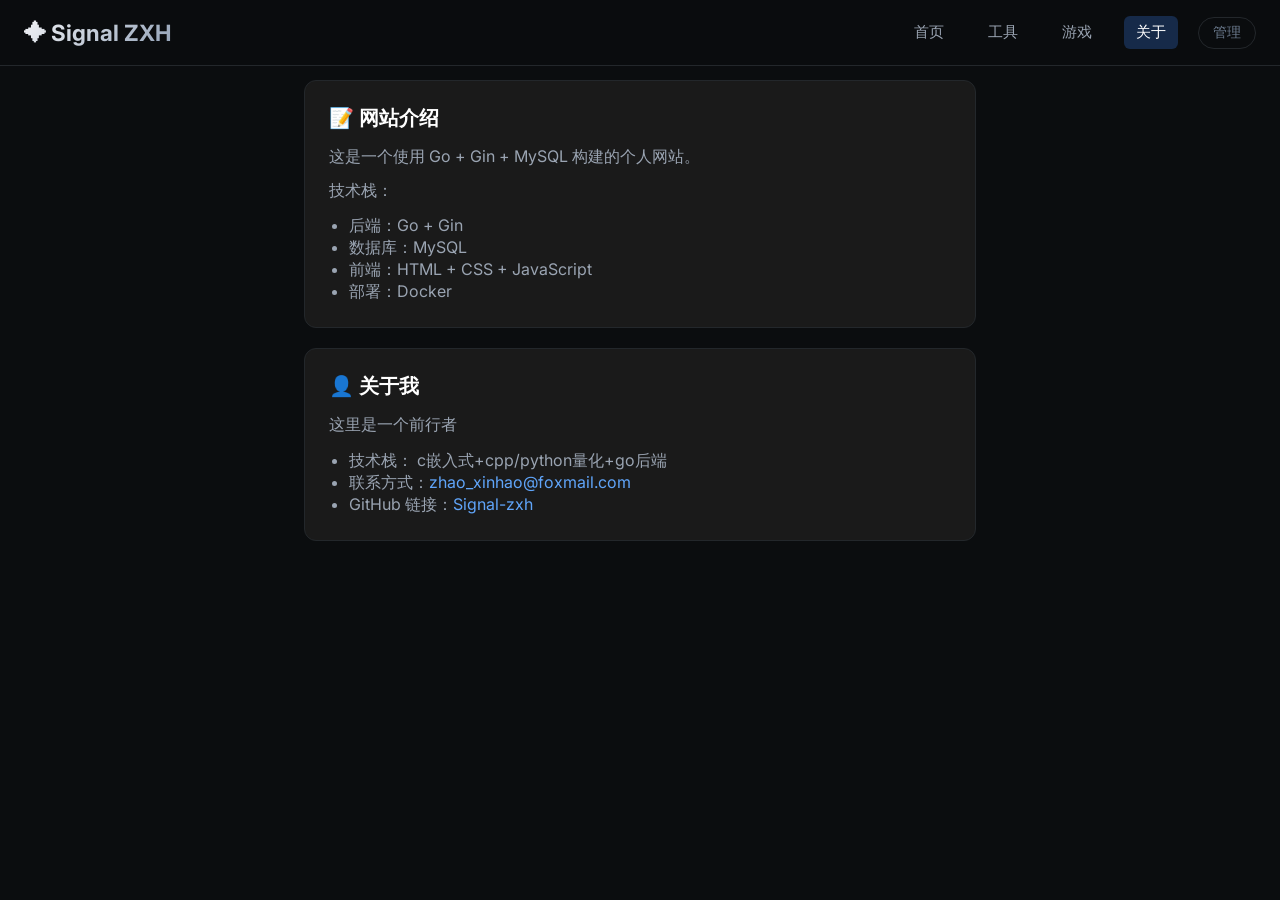
<file: static/about.html>
<!DOCTYPE html>
<html lang="zh-CN">
<head>
    <meta charset="UTF-8">
    <meta name="viewport" content="width=device-width, initial-scale=1.0">
    <title>关于 - Signal ZXH</title>
    <link href="https://fonts.googleapis.com/css2?family=Inter:opsz,wght@14..32,400..700&display=swap" rel="stylesheet">
    <style>
        * { margin:0; padding:0; box-sizing:border-box; }
        body {
            font-family: "Inter", -apple-system, sans-serif;
            background: #0b0d0f;
            color: #ecedee;
            padding-top: 80px;
            min-height: 100vh;
        }
        .container {
            max-width: 720px;
            margin: 0 auto;
            padding: 0 24px;
        }
        .header {
            position: fixed;
            top: 0;
            left: 0;
            right: 0;
            z-index: 1000;
            display: flex;
            justify-content: space-between;
            align-items: center;
            padding: 16px 24px;
            background: rgba(11, 13, 15, 0.98);
            border-bottom: 1px solid #23272b;
            backdrop-filter: blur(12px);
        }
        .logo {
            font-size: 1.4rem;
            font-weight: 700;
            background: linear-gradient(135deg, #f0f2f5, #94a3b8);
            -webkit-background-clip: text;
            -webkit-text-fill-color: transparent;
            background-clip: text;
        }
        .nav {
            display: flex;
            gap: 20px;
            margin-left: auto;
            margin-right: 20px;
        }
        .nav a {
            color: #9aa4b2;
            text-decoration: none;
            font-size: 0.95rem;
            padding: 6px 12px;
            border-radius: 6px;
            transition: all 0.2s ease;
        }
        .nav a:hover, .nav a.active {
            color: #fff;
            background: rgba(59, 130, 246, 0.25);
        }
        .header-right {
            display: flex;
            gap: 16px;
            align-items: center;
        }
        .admin-link {
            color: #6b7a8d;
            cursor: pointer;
            padding: 6px 14px;
            border: 1px solid #23272b;
            border-radius: 20px;
            font-size: 0.85rem;
            transition: all 0.2s ease;
        }
        .admin-link:hover {
            border-color: #3b82f6;
            color: #fff;
        }
        .card {
            background: #1a1a1a;
            padding: 24px;
            border-radius: 12px;
            border: 1px solid #23272b;
            margin-bottom: 20px;
        }
        .card h3 {
            color: #fff;
            margin-bottom: 12px;
            font-size: 1.25rem;
        }
        .card a {
            color: #60a5fa;
            text-decoration: none;
            border-bottom: 1px solid transparent;
            transition: all 0.2s ease;
        }
        .card a:hover {
            color: #93c5fd;
            border-bottom-color: #3b82f6;
            font-size: 1.25rem;
        }
        .card p {
            color: #9aa4b2;
            line-height: 1.6;
        }
        .card ul {
            color: #9aa4b2;
            margin-top: 12px;
            padding-left: 20px;
        }

        @media (max-width: 768px) {
            body { padding-top: 120px; }
            .header { padding: 12px 16px; flex-wrap: wrap; align-items: center; }
            .logo { font-size: 1.1rem; order: 1; }
            .nav { 
                order: 3; gap: 8px; margin: 8px auto 0; width: 100%; 
                justify-content: center; margin-left: 0; margin-right: 0;
            }
            .nav a { font-size: 0.8rem; padding: 4px 8px; }
            .header-right { order: 2; }
            .admin-link { font-size: 0.75rem; padding: 4px 10px; }
            .container { padding: 0 16px; }
            .card { padding: 16px; }
        }
    </style>
</head>
<body>
<div class="header">
    <span class="logo" onclick="window.location.href='/'">✦ Signal ZXH</span>
    
    <div class="nav">
        <a href="/">首页</a>
        <a href="/tools">工具</a>
        <a href="/games">游戏</a>
        <a href="/about" class="active">关于</a>
    </div>
    
    <div class="header-right">
        <span onclick="showLoginModal()" class="admin-link">管理</span>
    </div>
</div>

<div class="container">

    <div class="card">
        <h3>📝 网站介绍</h3>
        <p>这是一个使用 Go + Gin + MySQL 构建的个人网站。</p>
        <p style="margin-top:8px;">技术栈：</p>
        <ul>
            <li>后端：Go + Gin</li>
            <li>数据库：MySQL</li>
            <li>前端：HTML + CSS + JavaScript</li>
            <li>部署：Docker</li>
        </ul>
    </div>
        <div class="card">
        <h3>👤 关于我</h3>
        <p>这里是一个前行者</p>
        <ul>
            <!-- <li>个人简介</li> -->
            <li>技术栈： c嵌入式+cpp/python量化+go后端</li>
            <!-- <li>工作经历</li> -->
            <li>联系方式：<a href="mailto:zhao_xinhao@foxmail.com">zhao_xinhao@foxmail.com</a></li>
            <li>GitHub 链接：<a href="https://github.com/Signal-zxh">Signal-zxh</a></li>
        </ul>
    </div>
</div>

<!-- 登录模态框 -->
<div id="loginModal" style="display:none; position:fixed; top:0; left:0; width:100%; height:100%; background:rgba(0,0,0,0.75); justify-content:center; align-items:center; z-index:2000;">
    <div style="background:#1a1a1a; padding:24px; border-radius:12px; width:320px; border:1px solid #23272b;">
        <div style="display:flex; justify-content:space-between; align-items:center; margin-bottom:20px;">
            <h2 style="color:#fff; margin:0;">登录管理</h2>
            <span onclick="hideLoginModal()" style="color:#9aa4b2; cursor:pointer; font-size:20px;">&times;</span>
        </div>
        <div style="display:flex; flex-direction:column; gap:12px;">
            <input id="loginUsername" placeholder="用户名" style="padding:10px; border:1px solid #23272b; border-radius:8px; background:#111; color:#fff;" />
            <input id="loginPassword" type="password" placeholder="密码" style="padding:10px; border:1px solid #23272b; border-radius:8px; background:#111; color:#fff;" />
            <button onclick="login()" style="padding:10px; border:none; background:#3b82f6; color:#fff; border-radius:8px; cursor:pointer;">
                登录
            </button>
            <div id="loginResult" style="color:#9aa4b2; text-align:center; font-size:14px;"></div>
        </div>
    </div>
</div>

<script>
function showLoginModal() {
    document.getElementById("loginModal").style.display = "flex"
}

function hideLoginModal() {
    document.getElementById("loginModal").style.display = "none"
    document.getElementById("loginResult").innerHTML = ""
    document.getElementById("loginUsername").value = ""
    document.getElementById("loginPassword").value = ""
}

document.getElementById("loginModal").addEventListener("click", function(e) {
    if (e.target === this) {
        hideLoginModal()
    }
})

async function login() {
    const username = document.getElementById("loginUsername").value
    const password = document.getElementById("loginPassword").value
    const resultDiv = document.getElementById("loginResult")

    if (!username.trim()) {
        resultDiv.innerHTML = "❌ 请输入用户名"
        return
    }
    if (!password.trim()) {
        resultDiv.innerHTML = "❌ 请输入密码"
        return
    }

    try {
        const res = await fetch("/login", {
            method: "POST",
            headers: { "Content-Type": "application/json" },
            body: JSON.stringify({ username: username.trim(), password: password.trim() })
        })

        const text = await res.text()
        let json
        try {
            json = JSON.parse(text)
        } catch (e) {
            resultDiv.innerHTML = "❌ 服务器返回格式错误"
            return
        }

        if (json.code === 0) {
            localStorage.setItem("token", json.data.token)
            resultDiv.innerHTML = "✅ 登录成功！"
            
            setTimeout(() => {
                hideLoginModal()
                window.location.href = "/admin"
            }, 1000)
        } else {
            resultDiv.innerHTML = "❌ " + json.message
        }
    } catch (e) {
        console.error(e)
        resultDiv.innerHTML = "❌ 请求失败"
    }
}
</script>
</body>
</html>
</file>
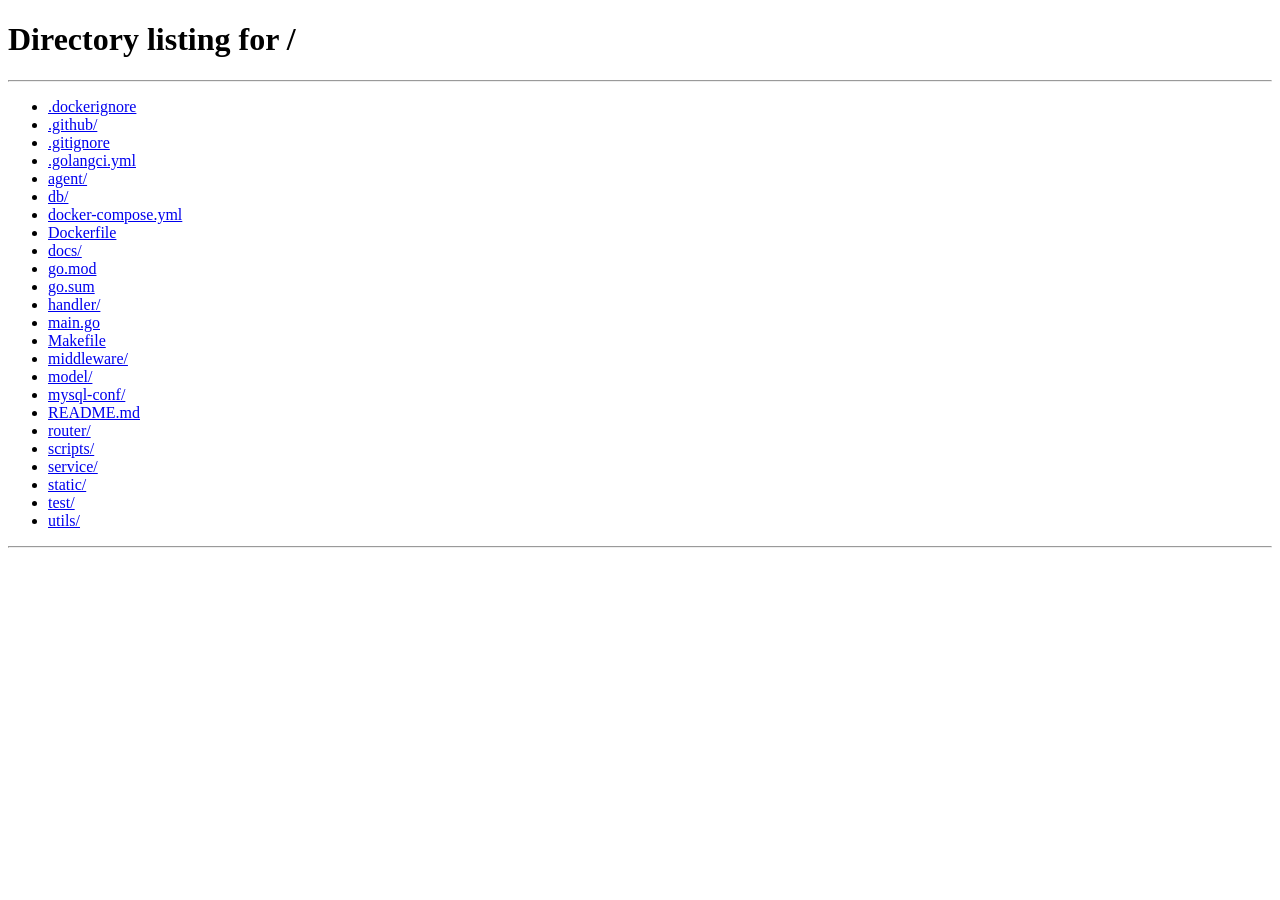
<file: static/admin.html>
<!DOCTYPE html>
<html lang="zh-CN">
<head>
    <meta charset="UTF-8">
    <meta name="viewport" content="width=device-width, initial-scale=1.0">
    <title>管理后台 - Signal ZXH</title>
    <link href="https://fonts.googleapis.com/css2?family=Inter:opsz,wght@14..32,400..700&display=swap" rel="stylesheet">
    <style>
        * { margin:0; padding:0; box-sizing:border-box; }
        body {
            font-family: "Inter", -apple-system, sans-serif;
            background: #0b0d0f;
            color: #ecedee;
            padding-top: 80px;
            min-height: 100vh;
        }
        .container {
            max-width: 720px;
            margin: 0 auto;
            padding: 0 24px;
        }
        .header {
            position: fixed;
            top: 0;
            left: 0;
            right: 0;
            z-index: 1000;
            display: flex;
            justify-content: space-between;
            align-items: center;
            padding: 16px 24px;
            background: rgba(11, 13, 15, 0.98);
            border-bottom: 1px solid #23272b;
            backdrop-filter: blur(12px);
        }
        .logo {
            font-size: 1.4rem;
            font-weight: 700;
            background: linear-gradient(135deg, #f0f2f5, #94a3b8);
            -webkit-background-clip: text;
            -webkit-text-fill-color: transparent;
            background-clip: text;
        }
        .nav {
            display: flex;
            gap: 20px;
            margin-left: auto;
            margin-right: 20px;
        }
        .nav a {
            color: #9aa4b2;
            text-decoration: none;
            font-size: 0.95rem;
            padding: 6px 12px;
            border-radius: 6px;
            transition: all 0.2s ease;
        }
        .nav a:hover, .nav a.active {
            color: #fff;
            background: rgba(59, 130, 246, 0.25);
        }
        .header-right {
            display: flex;
            gap: 16px;
            align-items: center;
        }
        .logout-link {
            color: #ef4444;
            cursor: pointer;
            font-size: 0.9rem;
            padding: 6px 12px;
            border-radius: 6px;
            transition: all 0.2s ease;
        }
        .logout-link:hover {
            background: rgba(239, 68, 68, 0.2);
        }
        .form-card {
            background: #1a1a1a;
            padding: 24px;
            border-radius: 12px;
            border: 1px solid #23272b;
            margin-bottom: 20px;
        }
        .form-card h2 {
            color: #fff;
            margin: 0 0 20px 0;
            font-size: 1.3rem;
        }
        .form-group {
            display: flex;
            flex-direction: column;
            gap: 12px;
        }
        .form-group input,
        .form-group textarea {
            padding: 12px;
            border: 1px solid #23272b;
            border-radius: 8px;
            background: #111;
            color: #fff;
            font-size: 16px;
            font-family: inherit;
        }
        .form-group textarea {
            min-height: 120px;
            resize: vertical;
        }
        .form-group button {
            padding: 12px;
            border: none;
            background: #3b82f6;
            color: #fff;
            border-radius: 8px;
            cursor: pointer;
            font-size: 16px;
            transition: all 0.2s ease;
        }
        .form-group button:hover {
            background: #2563eb;
        }
        .form-result {
            color: #9aa4b2;
            text-align: center;
            font-size: 14px;
            margin-top: 8px;
        }
        .list-card {
            background: #1a1a1a;
            padding: 24px;
            border-radius: 12px;
            border: 1px solid #23272b;
            margin-bottom: 40px;
        }
        .list-card h2 {
            color: #fff;
            margin: 0 0 20px 0;
            font-size: 1.3rem;
        }
        .post-item {
            border-bottom: 1px solid #23272b;
            padding: 16px 0;
            display: flex;
            justify-content: space-between;
            align-items: flex-start;
        }
        .post-item:last-child {
            border-bottom: none;
        }
        .post-info h3 {
            color: #fff;
            margin: 0 0 8px 0;
            font-size: 1.1rem;
        }
        .post-info p {
            color: #9aa4b2;
            margin: 0;
            font-size: 0.9rem;
            line-height: 1.5;
        }
        .post-meta {
            color: #6b7280;
            font-size: 0.8rem;
            margin-top: 8px;
        }
        .post-actions {
            display: flex;
            gap: 10px;
        }
        .btn-edit {
            padding: 6px 12px;
            border: none;
            background: #f59e0b;
            color: #fff;
            border-radius: 6px;
            cursor: pointer;
            font-size: 14px;
            transition: all 0.2s ease;
        }
        .btn-edit:hover {
            background: #d97706;
        }
        .btn-delete {
            padding: 6px 12px;
            border: none;
            background: #ef4444;
            color: #fff;
            border-radius: 6px;
            cursor: pointer;
            font-size: 14px;
            transition: all 0.2s ease;
        }
        .btn-delete:hover {
            background: #dc2626;
        }

        @media (max-width: 768px) {
            body { padding-top: 120px; }
            .header { padding: 12px 16px; flex-wrap: wrap; align-items: center; }
            .logo { font-size: 1.1rem; order: 1; }
            .nav { 
                order: 3; gap: 8px; margin: 8px auto 0; width: 100%; 
                justify-content: center; margin-left: 0; margin-right: 0;
            }
            .nav a { font-size: 0.8rem; padding: 4px 8px; }
            .header-right { order: 2; }
            .logout-link { font-size: 0.75rem; padding: 4px 10px; }
            .container { padding: 0 16px; }
            .form-card, .list-card { padding: 16px; }
        }
    </style>
</head>
<body>
<div class="header">
    <span class="logo" onclick="window.location.href='/'">✦ Signal ZXH</span>
    
    <div class="nav">
        <a href="/">首页</a>
        <a href="/tools">工具</a>
        <a href="/games">游戏</a>
        <a href="/about">关于</a>
    </div>
    
    <div class="header-right">
        <span onclick="logout()" class="logout-link">退出登录</span>
    </div>
</div>

<div class="container">
    <!-- 发布文章表单 -->
    <div class="form-card">
        <h2>发布新文章</h2>
        <div class="form-group">
            <input id="postTitle" placeholder="文章标题" />
            <textarea id="postContent" placeholder="文章内容"></textarea>
            <button onclick="createPost()">发布文章</button>
            <div id="createResult" class="form-result"></div>
        </div>
    </div>

    <!-- 文章列表 -->
    <div class="list-card">
        <h2>文章管理</h2>
        <div id="postsList"></div>
    </div>
</div>

<script>
function checkLogin() {
    const token = localStorage.getItem('token')
    if (!token) {
        window.location.href = '/'
        return null
    }
    return token
}

function logout() {
    localStorage.removeItem('token')
    window.location.href = '/'
}

async function createPost() {
    const token = checkLogin()
    if (!token) return

    const title = document.getElementById('postTitle').value
    const content = document.getElementById('postContent').value
    const resultDiv = document.getElementById('createResult')

    if (!title.trim()) {
        resultDiv.innerHTML = '❌ 请输入标题'
        return
    }
    if (!content.trim()) {
        resultDiv.innerHTML = '❌ 请输入内容'
        return
    }

    try {
        const res = await fetch('/posts', {
            method: 'POST',
            headers: {
                'Content-Type': 'application/json',
                'Authorization': 'Bearer ' + token
            },
            body: JSON.stringify({ title: title.trim(), content: content.trim() })
        })

        const text = await res.text()
        let json
        try {
            json = JSON.parse(text)
        } catch (e) {
            resultDiv.innerHTML = '❌ 服务器返回格式错误'
            return
        }

        if (json.code === 0) {
            resultDiv.innerHTML = '✅ 发布成功！'
            document.getElementById('postTitle').value = ''
            document.getElementById('postContent').value = ''
            loadPosts()
        } else {
            resultDiv.innerHTML = '❌ ' + json.message
        }
    } catch (e) {
        console.error(e)
        resultDiv.innerHTML = '❌ 请求失败'
    }
}

async function loadPosts() {
    const token = checkLogin()
    if (!token) return

    const container = document.getElementById('postsList')

    try {
        const res = await fetch('/posts', {
            headers: { 'Authorization': 'Bearer ' + token },
            cache: 'no-cache'
        })

        const text = await res.text()
        console.log('API Response:', text)
        let json
        try {
            json = JSON.parse(text)
        } catch (e) {
            container.innerHTML = '<p style="color:#9aa4b2; text-align:center;">❌ JSON解析失败</p>'
            return
        }

        if (json.code !== 0) {
            container.innerHTML = '<p style="color:#9aa4b2; text-align:center;">❌ ' + json.message + '</p>'
            return
        }

        const posts = json.data.data || []
        console.log('Posts found:', posts.length)

        if (posts.length === 0) {
            container.innerHTML = '<p style="color:#9aa4b2; text-align:center;">暂无文章</p>'
            return
        }

        container.innerHTML = posts.map(post => `
            <div class="post-item">
                <div class="post-info">
                    <h3>${post.title}</h3>
                    <p>${post.content}</p>
                    <div class="post-meta">ID: ${post.id}</div>
                </div>
                <div class="post-actions">
                    <button onclick="editPost(${post.id})" class="btn-edit">编辑</button>
                    <button onclick="deletePost(${post.id})" class="btn-delete">删除</button>
                </div>
            </div>
        `).join('')
    } catch (e) {
        console.error(e)
        container.innerHTML = '<p style="color:#9aa4b2; text-align:center;">❌ 请求失败</p>'
    }
}

async function deletePost(id) {
    const token = checkLogin()
    if (!token) return

    if (!confirm('确定要删除这篇文章吗？')) {
        return
    }

    try {
        const res = await fetch('/posts/' + id, {
            method: 'DELETE',
            headers: { 'Authorization': 'Bearer ' + token }
        })

        const text = await res.text()
        let json = JSON.parse(text)

        if (json.code === 0) {
            alert('删除成功')
            loadPosts()
        } else {
            alert('删除失败: ' + json.message)
        }
    } catch (e) {
        console.error(e)
        alert('删除失败')
    }
}

function editPost(id) {
    alert('编辑功能开发中，文章ID: ' + id)
}

document.addEventListener('DOMContentLoaded', function() {
    checkLogin()
    loadPosts()
})
</script>
</body>
</html>
</file>
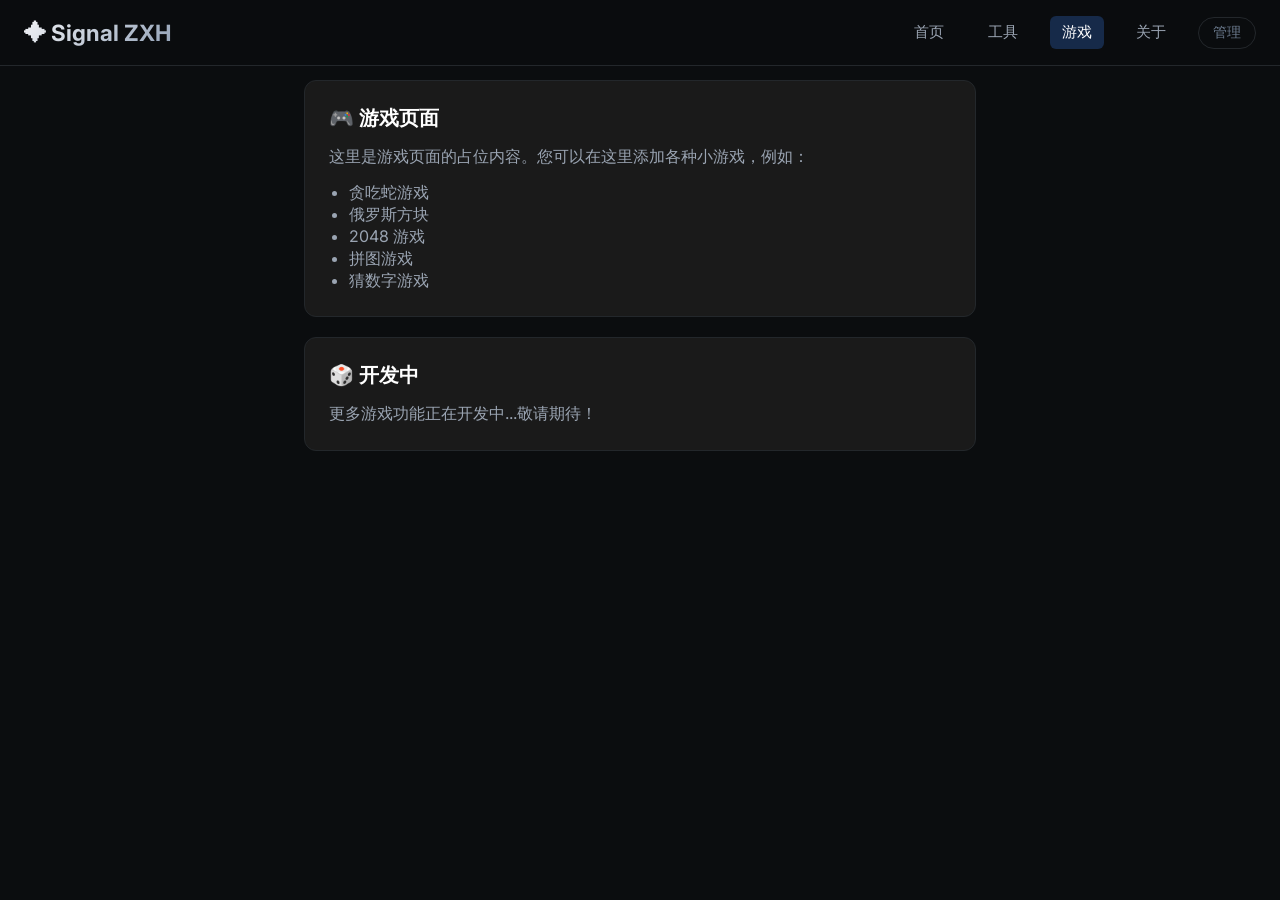
<file: static/games.html>
<!DOCTYPE html>
<html lang="zh-CN">
<head>
    <meta charset="UTF-8">
    <meta name="viewport" content="width=device-width, initial-scale=1.0">
    <title>游戏 - Signal ZXH</title>
    <link href="https://fonts.googleapis.com/css2?family=Inter:opsz,wght@14..32,400..700&display=swap" rel="stylesheet">
    <style>
        * { margin:0; padding:0; box-sizing:border-box; }
        body {
            font-family: "Inter", -apple-system, sans-serif;
            background: #0b0d0f;
            color: #ecedee;
            padding-top: 80px;
            min-height: 100vh;
        }
        .container {
            max-width: 720px;
            margin: 0 auto;
            padding: 0 24px;
        }
        .header {
            position: fixed;
            top: 0;
            left: 0;
            right: 0;
            z-index: 1000;
            display: flex;
            justify-content: space-between;
            align-items: center;
            padding: 16px 24px;
            background: rgba(11, 13, 15, 0.98);
            border-bottom: 1px solid #23272b;
            backdrop-filter: blur(12px);
        }
        .logo {
            font-size: 1.4rem;
            font-weight: 700;
            background: linear-gradient(135deg, #f0f2f5, #94a3b8);
            -webkit-background-clip: text;
            -webkit-text-fill-color: transparent;
            background-clip: text;
        }
        .nav {
            display: flex;
            gap: 20px;
            margin-left: auto;
            margin-right: 20px;
        }
        .nav a {
            color: #9aa4b2;
            text-decoration: none;
            font-size: 0.95rem;
            padding: 6px 12px;
            border-radius: 6px;
            transition: all 0.2s ease;
        }
        .nav a:hover, .nav a.active {
            color: #fff;
            background: rgba(59, 130, 246, 0.25);
        }
        .header-right {
            display: flex;
            gap: 16px;
            align-items: center;
        }
        .admin-link {
            color: #6b7a8d;
            cursor: pointer;
            padding: 6px 14px;
            border: 1px solid #23272b;
            border-radius: 20px;
            font-size: 0.85rem;
            transition: all 0.2s ease;
        }
        .admin-link:hover {
            border-color: #3b82f6;
            color: #fff;
        }
        .card {
            background: #1a1a1a;
            padding: 24px;
            border-radius: 12px;
            border: 1px solid #23272b;
            margin-bottom: 20px;
        }
        .card h3 {
            color: #fff;
            margin-bottom: 12px;
            font-size: 1.25rem;
        }
        .card p {
            color: #9aa4b2;
            line-height: 1.6;
        }
        .card ul {
            color: #9aa4b2;
            margin-top: 12px;
            padding-left: 20px;
        }

        @media (max-width: 768px) {
            body { padding-top: 120px; }
            .header { padding: 12px 16px; flex-wrap: wrap; align-items: center; }
            .logo { font-size: 1.1rem; order: 1; }
            .nav { 
                order: 3; gap: 8px; margin: 8px auto 0; width: 100%; 
                justify-content: center; margin-left: 0; margin-right: 0;
            }
            .nav a { font-size: 0.8rem; padding: 4px 8px; }
            .header-right { order: 2; }
            .admin-link { font-size: 0.75rem; padding: 4px 10px; }
            .container { padding: 0 16px; }
            .card { padding: 16px; }
        }
    </style>
</head>
<body>
<div class="header">
    <span class="logo" onclick="window.location.href='/'">✦ Signal ZXH</span>
    
    <div class="nav">
        <a href="/">首页</a>
        <a href="/tools">工具</a>
        <a href="/games" class="active">游戏</a>
        <a href="/about">关于</a>
    </div>
    
    <div class="header-right">
        <span onclick="showLoginModal()" class="admin-link">管理</span>
    </div>
</div>

<div class="container">
    <div class="card">
        <h3>🎮 游戏页面</h3>
        <p>这里是游戏页面的占位内容。您可以在这里添加各种小游戏，例如：</p>
        <ul>
            <li>贪吃蛇游戏</li>
            <li>俄罗斯方块</li>
            <li>2048 游戏</li>
            <li>拼图游戏</li>
            <li>猜数字游戏</li>
        </ul>
    </div>

    <div class="card">
        <h3>🎲 开发中</h3>
        <p>更多游戏功能正在开发中...敬请期待！</p>
    </div>
</div>

<!-- 登录模态框 -->
<div id="loginModal" style="display:none; position:fixed; top:0; left:0; width:100%; height:100%; background:rgba(0,0,0,0.75); justify-content:center; align-items:center; z-index:2000;">
    <div style="background:#1a1a1a; padding:24px; border-radius:12px; width:320px; border:1px solid #23272b;">
        <div style="display:flex; justify-content:space-between; align-items:center; margin-bottom:20px;">
            <h2 style="color:#fff; margin:0;">登录管理</h2>
            <span onclick="hideLoginModal()" style="color:#9aa4b2; cursor:pointer; font-size:20px;">&times;</span>
        </div>
        <div style="display:flex; flex-direction:column; gap:12px;">
            <input id="loginUsername" placeholder="用户名" style="padding:10px; border:1px solid #23272b; border-radius:8px; background:#111; color:#fff;" />
            <input id="loginPassword" type="password" placeholder="密码" style="padding:10px; border:1px solid #23272b; border-radius:8px; background:#111; color:#fff;" />
            <button onclick="login()" style="padding:10px; border:none; background:#3b82f6; color:#fff; border-radius:8px; cursor:pointer;">
                登录
            </button>
            <div id="loginResult" style="color:#9aa4b2; text-align:center; font-size:14px;"></div>
        </div>
    </div>
</div>

<script>
function showLoginModal() {
    document.getElementById("loginModal").style.display = "flex"
}

function hideLoginModal() {
    document.getElementById("loginModal").style.display = "none"
    document.getElementById("loginResult").innerHTML = ""
    document.getElementById("loginUsername").value = ""
    document.getElementById("loginPassword").value = ""
}

document.getElementById("loginModal").addEventListener("click", function(e) {
    if (e.target === this) {
        hideLoginModal()
    }
})

async function login() {
    const username = document.getElementById("loginUsername").value
    const password = document.getElementById("loginPassword").value
    const resultDiv = document.getElementById("loginResult")

    if (!username.trim()) {
        resultDiv.innerHTML = "❌ 请输入用户名"
        return
    }
    if (!password.trim()) {
        resultDiv.innerHTML = "❌ 请输入密码"
        return
    }

    try {
        const res = await fetch("/login", {
            method: "POST",
            headers: { "Content-Type": "application/json" },
            body: JSON.stringify({ username: username.trim(), password: password.trim() })
        })

        const text = await res.text()
        let json
        try {
            json = JSON.parse(text)
        } catch (e) {
            resultDiv.innerHTML = "❌ 服务器返回格式错误"
            return
        }

        if (json.code === 0) {
            localStorage.setItem("token", json.data.token)
            resultDiv.innerHTML = "✅ 登录成功！"
            
            setTimeout(() => {
                hideLoginModal()
                window.location.href = "/admin"
            }, 1000)
        } else {
            resultDiv.innerHTML = "❌ " + json.message
        }
    } catch (e) {
        console.error(e)
        resultDiv.innerHTML = "❌ 请求失败"
    }
}
</script>
</body>
</html>
</file>
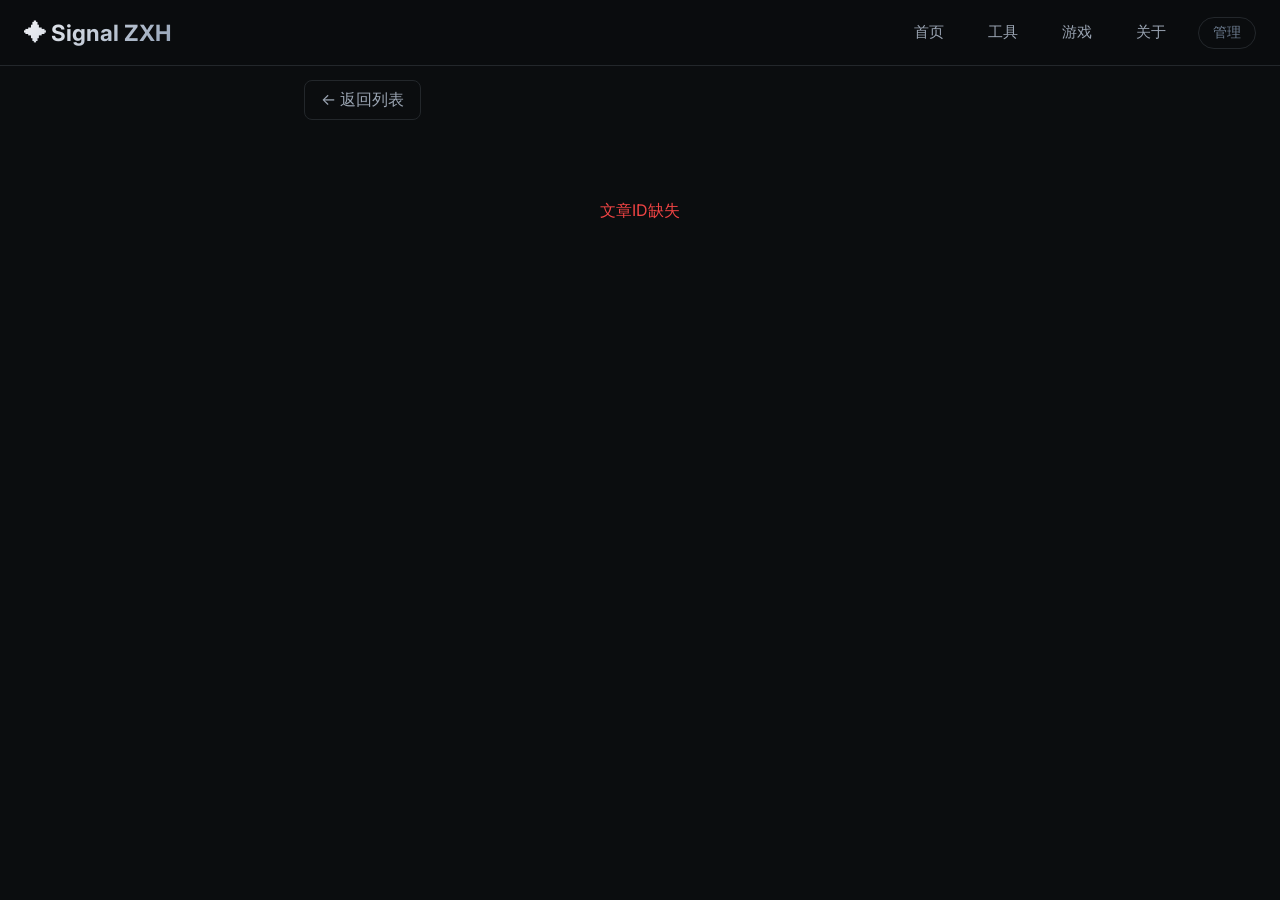
<file: static/post-detail.html>
<!DOCTYPE html>
<html lang="zh-CN">
<head>
    <meta charset="UTF-8">
    <meta name="viewport" content="width=device-width, initial-scale=1.0">
    <title>文章详情 - Signal ZXH</title>
    <link href="https://fonts.googleapis.com/css2?family=Inter:opsz,wght@14..32,400..700&display=swap" rel="stylesheet">
    <style>
        * { margin:0; padding:0; box-sizing:border-box; }
        body {
            font-family: "Inter", -apple-system, sans-serif;
            background: #0b0d0f;
            color: #ecedee;
            padding-top: 80px;
            min-height: 100vh;
        }
        .container {
            max-width: 720px;
            margin: 0 auto;
            padding: 0 24px;
        }
        .header {
            position: fixed;
            top: 0;
            left: 0;
            right: 0;
            z-index: 1000;
            display: flex;
            justify-content: space-between;
            align-items: center;
            padding: 16px 24px;
            background: rgba(11, 13, 15, 0.98);
            border-bottom: 1px solid #23272b;
            backdrop-filter: blur(12px);
        }
        .logo {
            font-size: 1.4rem;
            font-weight: 700;
            background: linear-gradient(135deg, #f0f2f5, #94a3b8);
            -webkit-background-clip: text;
            -webkit-text-fill-color: transparent;
            background-clip: text;
            cursor: pointer;
        }
        .nav {
            display: flex;
            gap: 20px;
            margin-left: auto;
            margin-right: 20px;
        }
        .nav a {
            color: #9aa4b2;
            text-decoration: none;
            font-size: 0.95rem;
            padding: 6px 12px;
            border-radius: 6px;
            transition: all 0.2s ease;
        }
        .nav a:hover, .nav a.active {
            color: #fff;
            background: rgba(59, 130, 246, 0.25);
        }
        .header-right {
            display: flex;
            gap: 16px;
            align-items: center;
        }
        .admin-link {
            color: #6b7a8d;
            cursor: pointer;
            padding: 6px 14px;
            border: 1px solid #23272b;
            border-radius: 20px;
            font-size: 0.85rem;
            transition: all 0.2s ease;
        }
        .admin-link:hover {
            border-color: #3b82f6;
            color: #fff;
        }
        .back-btn {
            color: #9aa4b2;
            cursor: pointer;
            padding: 8px 16px;
            border: 1px solid #23272b;
            border-radius: 8px;
            transition: all 0.2s ease;
            margin-bottom: 20px;
            display: inline-block;
        }
        .back-btn:hover {
            border-color: #3b82f6;
            color: #fff;
        }

        /* 移动端响应式 */
        @media (max-width: 768px) {
            body {
                padding-top: 120px;
            }
            .header {
                padding: 12px 16px;
                flex-wrap: wrap;
            }
            .logo {
                font-size: 1.1rem;
            }
            .nav {
                gap: 8px;
                margin: 8px auto 0;
                width: 100%;
                justify-content: center;
                order: 3;
            }
            .nav a {
                font-size: 0.8rem;
                padding: 4px 8px;
            }
            .admin-link {
                font-size: 0.75rem;
                padding: 4px 10px;
            }
            .container {
                padding: 0 16px;
            }
            .post-detail {
                padding: 20px 16px;
            }
            .post-title {
                font-size: 1.4rem;
            }
        }
        .post-detail {
            background: #1a1a1a;
            padding: 32px;
            border-radius: 12px;
            border: 1px solid #23272b;
        }
        .post-title {
            font-size: 1.75rem;
            font-weight: 700;
            color: #fff;
            margin-bottom: 16px;
            line-height: 1.3;
        }
        .post-content {
            color: #ecedee;
            line-height: 1.8;
            font-size: 1rem;
            white-space: pre-wrap;
        }
        .loading, .error, .not-found {
            text-align: center;
            padding: 60px 20px;
            color: #9aa4b2;
        }
        .error {
            color: #ef4444;
        }

        @media (max-width: 768px) {
            body { padding-top: 120px; }
            .header { padding: 12px 16px; flex-wrap: wrap; align-items: center; }
            .logo { font-size: 1.1rem; order: 1; }
            .nav { 
                order: 3; gap: 8px; margin: 8px auto 0; width: 100%; 
                justify-content: center; margin-left: 0; margin-right: 0;
            }
            .nav a { font-size: 0.8rem; padding: 4px 8px; }
            .header-right { order: 2; }
            .admin-link { font-size: 0.75rem; padding: 4px 10px; }
            .container { padding: 0 16px; }
            .post-detail { padding: 20px 16px; }
            .post-title { font-size: 1.4rem; }
        }
    </style>
</head>
<body>
<div class="header">
    <span class="logo" onclick="window.location.href='/'">✦ Signal ZXH</span>
    
    <div class="nav">
        <a href="/">首页</a>
        <a href="/tools">工具</a>
        <a href="/games">游戏</a>
        <a href="/about">关于</a>
    </div>
    
    <div class="header-right">
        <span onclick="showLoginModal()" class="admin-link">管理</span>
    </div>
</div>

<div class="container">
    <span class="back-btn" onclick="window.location.href='/'">← 返回列表</span>
    
    <div id="postDetail">
        <div class="loading">加载中...</div>
    </div>
</div>

<!-- 登录模态框 -->
<div id="loginModal" style="display:none; position:fixed; top:0; left:0; width:100%; height:100%; background:rgba(0,0,0,0.75); justify-content:center; align-items:center; z-index:2000;">
    <div style="background:#1a1a1a; padding:24px; border-radius:12px; width:320px; border:1px solid #23272b;">
        <div style="display:flex; justify-content:space-between; align-items:center; margin-bottom:20px;">
            <h2 style="color:#fff; margin:0;">登录管理</h2>
            <span onclick="hideLoginModal()" style="color:#9aa4b2; cursor:pointer; font-size:20px;">&times;</span>
        </div>
        <div style="display:flex; flex-direction:column; gap:12px;">
            <input id="loginUsername" placeholder="用户名" style="padding:10px; border:1px solid #23272b; border-radius:8px; background:#111; color:#fff;" />
            <input id="loginPassword" type="password" placeholder="密码" style="padding:10px; border:1px solid #23272b; border-radius:8px; background:#111; color:#fff;" />
            <button onclick="login()" style="padding:10px; border:none; background:#3b82f6; color:#fff; border-radius:8px; cursor:pointer;">
                登录
            </button>
            <div id="loginResult" style="color:#9aa4b2; text-align:center; font-size:14px;"></div>
        </div>
    </div>
</div>

<script>
const postId = new URLSearchParams(window.location.search).get('id');

async function loadPost() {
    const container = document.getElementById('postDetail');

    if (!postId) {
        container.innerHTML = '<div class="error">文章ID缺失</div>';
        return;
    }

    try {
        const res = await fetch(`/posts/${postId}`, { cache: "no-cache" });
        const text = await res.text();
        let json;

        try {
            json = JSON.parse(text);
        } catch (e) {
            container.innerHTML = '<div class="error">数据格式错误</div>';
            return;
        }

        if (json.code !== 0) {
            container.innerHTML = `<div class="not-found">❌ ${json.message}</div>`;
            return;
        }

        const post = json.data;
        container.innerHTML = `
            <div class="post-detail">
                <h1 class="post-title">${post.title}</h1>
                <div class="post-content">${post.content}</div>
            </div>
        `;
    } catch (e) {
        console.error(e);
        container.innerHTML = '<div class="error">❌ 请求失败</div>';
    }
}

document.addEventListener('DOMContentLoaded', loadPost);

function showLoginModal() {
    document.getElementById("loginModal").style.display = "flex"
}

function hideLoginModal() {
    document.getElementById("loginModal").style.display = "none"
    document.getElementById("loginResult").innerHTML = ""
    document.getElementById("loginUsername").value = ""
    document.getElementById("loginPassword").value = ""
}

document.getElementById("loginModal").addEventListener("click", function(e) {
    if (e.target === this) {
        hideLoginModal()
    }
})

async function login() {
    const username = document.getElementById("loginUsername").value
    const password = document.getElementById("loginPassword").value
    const resultDiv = document.getElementById("loginResult")

    if (!username.trim()) {
        resultDiv.innerHTML = "❌ 请输入用户名"
        return
    }
    if (!password.trim()) {
        resultDiv.innerHTML = "❌ 请输入密码"
        return
    }

    try {
        const res = await fetch("/login", {
            method: "POST",
            headers: { "Content-Type": "application/json" },
            body: JSON.stringify({ username: username.trim(), password: password.trim() })
        })

        const text = await res.text()
        let json
        try {
            json = JSON.parse(text)
        } catch (e) {
            resultDiv.innerHTML = "❌ 服务器返回格式错误"
            return
        }

        if (json.code === 0) {
            localStorage.setItem("token", json.data.token)
            resultDiv.innerHTML = "✅ 登录成功！"
            
            setTimeout(() => {
                hideLoginModal()
                window.location.href = "/admin"
            }, 1000)
        } else {
            resultDiv.innerHTML = "❌ " + json.message
        }
    } catch (e) {
        console.error(e)
        resultDiv.innerHTML = "❌ 请求失败"
    }
}
</script>
</body>
</html>
</file>
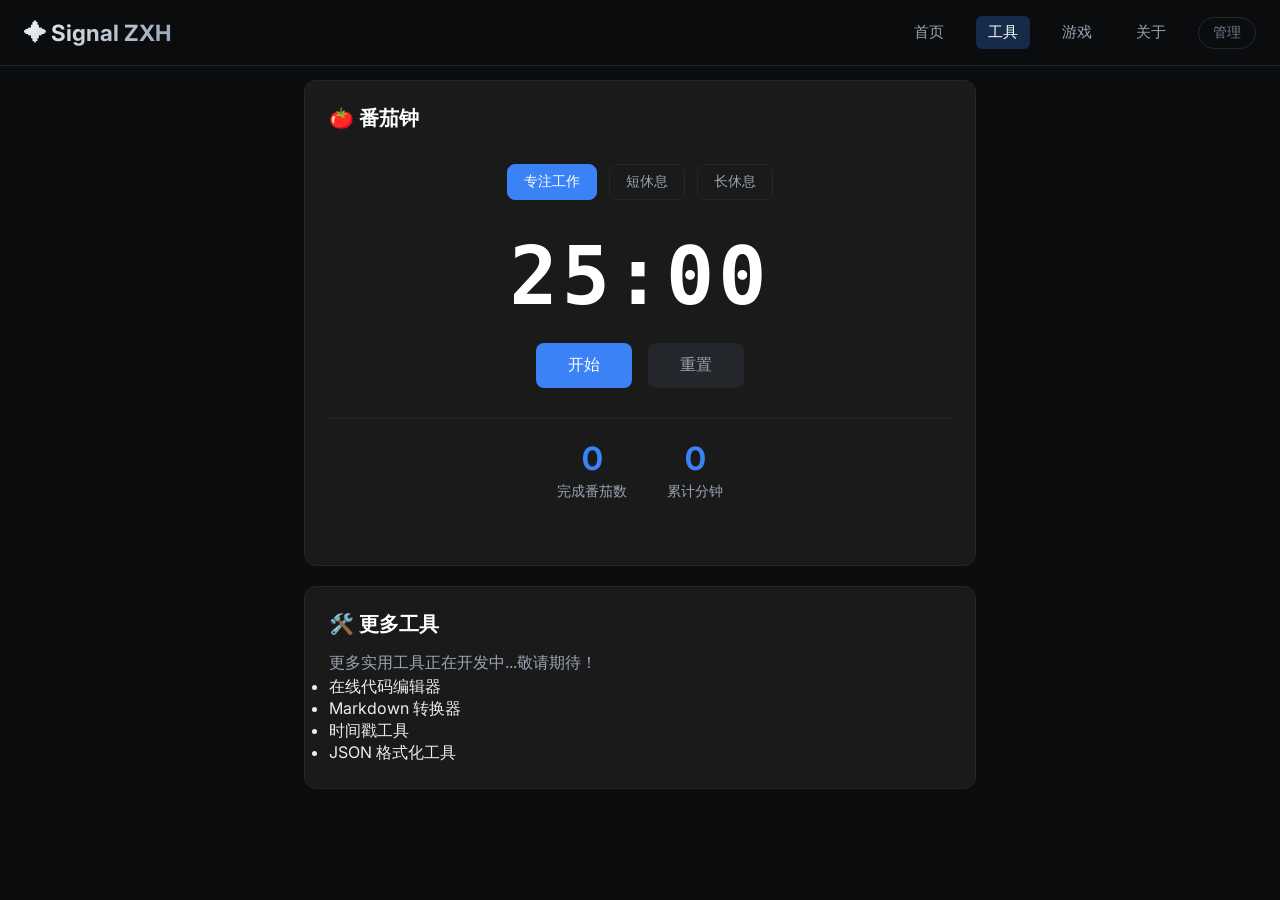
<file: static/tools.html>
<!DOCTYPE html>
<html lang="zh-CN">
<head>
    <meta charset="UTF-8">
    <meta name="viewport" content="width=device-width, initial-scale=1.0">
    <title>工具 - Signal ZXH</title>
    <link href="https://fonts.googleapis.com/css2?family=Inter:opsz,wght@14..32,400..700&display=swap" rel="stylesheet">
    <style>
        * { margin:0; padding:0; box-sizing:border-box; }
        body {
            font-family: "Inter", -apple-system, sans-serif;
            background: #0b0d0f;
            color: #ecedee;
            padding-top: 80px;
            min-height: 100vh;
        }
        .container {
            max-width: 720px;
            margin: 0 auto;
            padding: 0 24px;
        }
        .header {
            position: fixed;
            top: 0;
            left: 0;
            right: 0;
            z-index: 1000;
            display: flex;
            justify-content: space-between;
            align-items: center;
            padding: 16px 24px;
            background: rgba(11, 13, 15, 0.98);
            border-bottom: 1px solid #23272b;
            backdrop-filter: blur(12px);
        }
        .logo {
            font-size: 1.4rem;
            font-weight: 700;
            background: linear-gradient(135deg, #f0f2f5, #94a3b8);
            -webkit-background-clip: text;
            -webkit-text-fill-color: transparent;
            background-clip: text;
        }
        .nav {
            display: flex;
            gap: 20px;
            margin-left: auto;
            margin-right: 20px;
        }
        .nav a {
            color: #9aa4b2;
            text-decoration: none;
            font-size: 0.95rem;
            padding: 6px 12px;
            border-radius: 6px;
            transition: all 0.2s ease;
        }
        .nav a:hover, .nav a.active {
            color: #fff;
            background: rgba(59, 130, 246, 0.25);
        }
        .header-right {
            display: flex;
            gap: 16px;
            align-items: center;
        }
        .admin-link {
            color: #6b7a8d;
            cursor: pointer;
            padding: 6px 14px;
            border: 1px solid #23272b;
            border-radius: 20px;
            font-size: 0.85rem;
            transition: all 0.2s ease;
        }
        .admin-link:hover {
            border-color: #3b82f6;
            color: #fff;
        }
        .card {
            background: #1a1a1a;
            padding: 24px;
            border-radius: 12px;
            border: 1px solid #23272b;
            margin-bottom: 20px;
        }
        .card h3 {
            color: #fff;
            margin-bottom: 12px;
            font-size: 1.25rem;
        }
        .card p {
            color: #9aa4b2;
            line-height: 1.6;
        }
        
        /* 番茄钟样式 */
        .pomodoro {
            text-align: center;
            padding: 20px 0;
        }
        .mode-buttons {
            display: flex;
            gap: 12px;
            justify-content: center;
            margin-bottom: 30px;
        }
        .mode-btn {
            padding: 8px 16px;
            border: 1px solid #23272b;
            background: transparent;
            color: #9aa4b2;
            border-radius: 8px;
            cursor: pointer;
            font-size: 14px;
            transition: all 0.2s ease;
        }
        .mode-btn:hover {
            border-color: #3b82f6;
            color: #fff;
        }
        .mode-btn.active {
            background: #3b82f6;
            border-color: #3b82f6;
            color: #fff;
        }
        .timer-display {
            font-size: 5rem;
            font-weight: 700;
            font-family: "JetBrains Mono", "Fira Code", monospace;
            color: #fff;
            margin: 20px 0;
            letter-spacing: 4px;
        }
        .timer-buttons {
            display: flex;
            gap: 16px;
            justify-content: center;
            margin-bottom: 30px;
        }
        .timer-btn {
            padding: 12px 32px;
            border: none;
            border-radius: 8px;
            font-size: 16px;
            cursor: pointer;
            transition: all 0.2s ease;
        }
        .btn-start {
            background: #3b82f6;
            color: #fff;
        }
        .btn-start:hover {
            background: #2563eb;
        }
        .btn-reset {
            background: #23272b;
            color: #9aa4b2;
        }
        .btn-reset:hover {
            background: #2d3339;
            color: #fff;
        }
        .pomodoro-stats {
            display: flex;
            gap: 40px;
            justify-content: center;
            padding: 20px 0;
            border-top: 1px solid #23272b;
            margin-top: 20px;
        }
        .stat-item {
            text-align: center;
        }
        .stat-value {
            font-size: 2rem;
            font-weight: 700;
            color: #3b82f6;
        }
        .stat-label {
            color: #9aa4b2;
            font-size: 14px;
            margin-top: 4px;
        }
        .notification {
            position: fixed;
            top: 100px;
            left: 50%;
            transform: translateX(-50%);
            background: #3b82f6;
            color: #fff;
            padding: 16px 32px;
            border-radius: 12px;
            font-size: 18px;
            z-index: 3000;
            display: none;
            animation: slideDown 0.3s ease;
        }
        @keyframes slideDown {
            from {
                opacity: 0;
                transform: translateX(-50%) translateY(-20px);
            }
            to {
                opacity: 1;
                transform: translateX(-50%) translateY(0);
            }
        }

        @media (max-width: 768px) {
            body { padding-top: 120px; }
            .header { padding: 12px 16px; flex-wrap: wrap; align-items: center; }
            .logo { font-size: 1.1rem; order: 1; }
            .nav { 
                order: 3; gap: 8px; margin: 8px auto 0; width: 100%; 
                justify-content: center; margin-left: 0; margin-right: 0;
            }
            .nav a { font-size: 0.8rem; padding: 4px 8px; }
            .header-right { order: 2; }
            .admin-link { font-size: 0.75rem; padding: 4px 10px; }
            .container { padding: 0 16px; }
            .card { padding: 16px; }
            .pomodoro-time { font-size: 4rem; }
        }
    </style>
</head>
<body>
<div class="header">
    <span class="logo" onclick="window.location.href='/'">✦ Signal ZXH</span>
    
    <div class="nav">
        <a href="/">首页</a>
        <a href="/tools" class="active">工具</a>
        <a href="/games">游戏</a>
        <a href="/about">关于</a>
    </div>
    
    <div class="header-right">
        <span onclick="showLoginModal()" class="admin-link">管理</span>
    </div>
</div>

<div class="container">
    <!-- 番茄钟 -->
    <div class="card">
        <h3>🍅 番茄钟</h3>
        <div class="pomodoro">
            <div class="mode-buttons">
                <button class="mode-btn active" onclick="setMode('work')">专注工作</button>
                <button class="mode-btn" onclick="setMode('short')">短休息</button>
                <button class="mode-btn" onclick="setMode('long')">长休息</button>
            </div>
            
            <div id="timerDisplay" class="timer-display">25:00</div>
            
            <div class="timer-buttons">
                <button id="startBtn" class="timer-btn btn-start" onclick="toggleTimer()">开始</button>
                <button class="timer-btn btn-reset" onclick="resetTimer()">重置</button>
            </div>
            
            <div class="pomodoro-stats">
                <div class="stat-item">
                    <div id="completedPomodoros" class="stat-value">0</div>
                    <div class="stat-label">完成番茄数</div>
                </div>
                <div class="stat-item">
                    <div id="totalMinutes" class="stat-value">0</div>
                    <div class="stat-label">累计分钟</div>
                </div>
            </div>
        </div>
    </div>

    <div class="card">
        <h3>🛠️ 更多工具</h3>
        <p>更多实用工具正在开发中...敬请期待！</p>
        <ul>
            <li>在线代码编辑器</li>
            <li>Markdown 转换器</li>
            <li>时间戳工具</li>
            <li>JSON 格式化工具</li>
        </ul>
    </div>
</div>

<!-- 完成通知 -->
<div id="notification" class="notification">🎉 时间到！休息一下吧！</div>

<!-- 登录模态框 -->
<div id="loginModal" style="display:none; position:fixed; top:0; left:0; width:100%; height:100%; background:rgba(0,0,0,0.75); justify-content:center; align-items:center; z-index:2000;">
    <div style="background:#1a1a1a; padding:24px; border-radius:12px; width:320px; border:1px solid #23272b;">
        <div style="display:flex; justify-content:space-between; align-items:center; margin-bottom:20px;">
            <h2 style="color:#fff; margin:0;">登录管理</h2>
            <span onclick="hideLoginModal()" style="color:#9aa4b2; cursor:pointer; font-size:20px;">&times;</span>
        </div>
        <div style="display:flex; flex-direction:column; gap:12px;">
            <input id="loginUsername" placeholder="用户名" style="padding:10px; border:1px solid #23272b; border-radius:8px; background:#111; color:#fff;" />
            <input id="loginPassword" type="password" placeholder="密码" style="padding:10px; border:1px solid #23272b; border-radius:8px; background:#111; color:#fff;" />
            <button onclick="login()" style="padding:10px; border:none; background:#3b82f6; color:#fff; border-radius:8px; cursor:pointer;">
                登录
            </button>
            <div id="loginResult" style="color:#9aa4b2; text-align:center; font-size:14px;"></div>
        </div>
    </div>
</div>

<script>
// 番茄钟状态
let timerInterval = null;
let timeLeft = 25 * 60; // 剩余秒数
let isRunning = false;
let currentMode = 'work'; // work, short, long
let completedPomodoros = parseInt(localStorage.getItem('completedPomodoros')) || 0;
let totalMinutes = parseInt(localStorage.getItem('totalMinutes')) || 0;
let isAlerting = false;  // 是否正在提醒状态
let alertInterval = null; // 闪烁定时器
let originalTitle = '工具 - Signal ZXH'; // 原始标题

// 初始化显示
document.getElementById('completedPomodoros').textContent = completedPomodoros;
document.getElementById('totalMinutes').textContent = totalMinutes;
updateDisplay();

// 模式配置
const modes = {
    work: 25,
    short: 5,
    long: 15
};

function setMode(mode) {
    if (isRunning) {
        stopTimer();
    }
    currentMode = mode;
    
    // 更新按钮样式
    document.querySelectorAll('.mode-btn').forEach(btn => {
        btn.classList.remove('active');
    });
    event.target.classList.add('active');
    
    // 设置时间
    timeLeft = modes[mode] * 60;
    updateDisplay();
}

function updateDisplay() {
    const minutes = Math.floor(timeLeft / 60);
    const seconds = timeLeft % 60;
    const timeStr = `${minutes.toString().padStart(2, '0')}:${seconds.toString().padStart(2, '0')}`;
    document.getElementById('timerDisplay').textContent = timeStr;
    
    // 更新页面标题显示倒计时
    if (isRunning) {
        document.title = `⏱ ${timeStr} - 番茄钟`;
    } else {
        document.title = originalTitle;
    }
}

function toggleTimer() {
    if (isRunning) {
        stopTimer();
    } else {
        startTimer();
    }
}

function startTimer() {
    isRunning = true;
    document.getElementById('startBtn').textContent = '暂停';
    
    timerInterval = setInterval(() => {
        timeLeft--;
        updateDisplay();
        
        if (timeLeft <= 0) {
            onTimerComplete();
        }
    }, 1000);
}

function stopTimer() {
    isRunning = false;
    document.getElementById('startBtn').textContent = '开始';
    
    if (timerInterval) {
        clearInterval(timerInterval);
        timerInterval = null;
    }
}

function resetTimer() {
    stopTimer();
    timeLeft = modes[currentMode] * 60;
    updateDisplay();
}

function onTimerComplete() {
    stopTimer();
    isAlerting = true;
    
    let alertMessage = '';
    let alertTitle = '';
    
    // 统计
    if (currentMode === 'work') {
        completedPomodoros++;
        totalMinutes += modes.work;
        localStorage.setItem('completedPomodoros', completedPomodoros);
        localStorage.setItem('totalMinutes', totalMinutes);
        document.getElementById('completedPomodoros').textContent = completedPomodoros;
        document.getElementById('totalMinutes').textContent = totalMinutes;
        
        alertMessage = '🎉 专注完成！休息一下吧！';
        alertTitle = '🎉 专注完成！';
    } else {
        alertMessage = '☕ 休息结束！继续加油！';
        alertTitle = '☕ 休息结束！';
    }
    
    // 显示通知
    showNotification(alertMessage);
    
    // 开始持续闪烁提醒
    startAlerting(alertTitle);
}

function startAlerting(message) {
    // 持续播放提示音
    const soundInterval = setInterval(() => {
        if (!isAlerting) {
            clearInterval(soundInterval);
            return;
        }
        playNotificationSound();
    }, 2000); // 每2秒播放一次
    
    // 标题闪烁
    let showMessage = true;
    alertInterval = setInterval(() => {
        if (showMessage) {
            document.title = message;
        } else {
            document.title = '⏰ 时间到！';
        }
        showMessage = !showMessage;
    }, 500); // 每0.5秒切换一次
    
    // 通知持续显示
    const notification = document.getElementById('notification');
    notification.style.display = 'block';
}

function stopAlerting() {
    isAlerting = false;
    if (alertInterval) {
        clearInterval(alertInterval);
        alertInterval = null;
    }
    document.title = originalTitle;
    document.getElementById('notification').style.display = 'none';
}

function showNotification(message) {
    const notification = document.getElementById('notification');
    notification.textContent = message;
    notification.style.display = 'block';
    
    setTimeout(() => {
        notification.style.display = 'none';
    }, 3000);
}

function playNotificationSound() {
    // 使用 Web Audio API 播放简单的提示音
    try {
        const audioContext = new (window.AudioContext || window.webkitAudioContext)();
        const oscillator = audioContext.createOscillator();
        const gainNode = audioContext.createGain();
        
        oscillator.connect(gainNode);
        gainNode.connect(audioContext.destination);
        
        oscillator.frequency.value = 800;
        oscillator.type = 'sine';
        
        gainNode.gain.setValueAtTime(0.3, audioContext.currentTime);
        gainNode.gain.exponentialRampToValueAtTime(0.01, audioContext.currentTime + 0.5);
        
        oscillator.start(audioContext.currentTime);
        oscillator.stop(audioContext.currentTime + 0.5);
    } catch (e) {
        console.log('提示音播放失败:', e);
    }
}

function showLoginModal() {
    document.getElementById("loginModal").style.display = "flex"
}

function hideLoginModal() {
    document.getElementById("loginModal").style.display = "none"
    document.getElementById("loginResult").innerHTML = ""
    document.getElementById("loginUsername").value = ""
    document.getElementById("loginPassword").value = ""
}

document.getElementById("loginModal").addEventListener("click", function(e) {
    if (e.target === this) {
        hideLoginModal()
    }
})

async function login() {
    const username = document.getElementById("loginUsername").value
    const password = document.getElementById("loginPassword").value
    const resultDiv = document.getElementById("loginResult")

    if (!username.trim()) {
        resultDiv.innerHTML = "❌ 请输入用户名"
        return
    }
    if (!password.trim()) {
        resultDiv.innerHTML = "❌ 请输入密码"
        return
    }

    try {
        const res = await fetch("/login", {
            method: "POST",
            headers: { "Content-Type": "application/json" },
            body: JSON.stringify({ username: username.trim(), password: password.trim() })
        })

        const text = await res.text()
        let json
        try {
            json = JSON.parse(text)
        } catch (e) {
            resultDiv.innerHTML = "❌ 服务器返回格式错误"
            return
        }

        if (json.code === 0) {
            localStorage.setItem("token", json.data.token)
            resultDiv.innerHTML = "✅ 登录成功！"
            
            setTimeout(() => {
                hideLoginModal()
                window.location.href = "/admin"
            }, 1000)
        } else {
            resultDiv.innerHTML = "❌ " + json.message
        }
    } catch (e) {
        console.error(e)
        resultDiv.innerHTML = "❌ 请求失败"
    }
}

// 点击任意位置停止提醒
document.addEventListener('click', function() {
    if (isAlerting) {
        stopAlerting();
        
        // 自动切换到下一个模式
        if (currentMode === 'work') {
            // 每4个番茄钟后长休息
            if (completedPomodoros % 4 === 0) {
                setMode('long');
                document.querySelectorAll('.mode-btn')[2].classList.add('active');
            } else {
                setMode('short');
                document.querySelectorAll('.mode-btn')[1].classList.add('active');
            }
        } else {
            setMode('work');
            document.querySelectorAll('.mode-btn')[0].classList.add('active');
        }
    }
});
</script>
</body>
</html>
</file>
